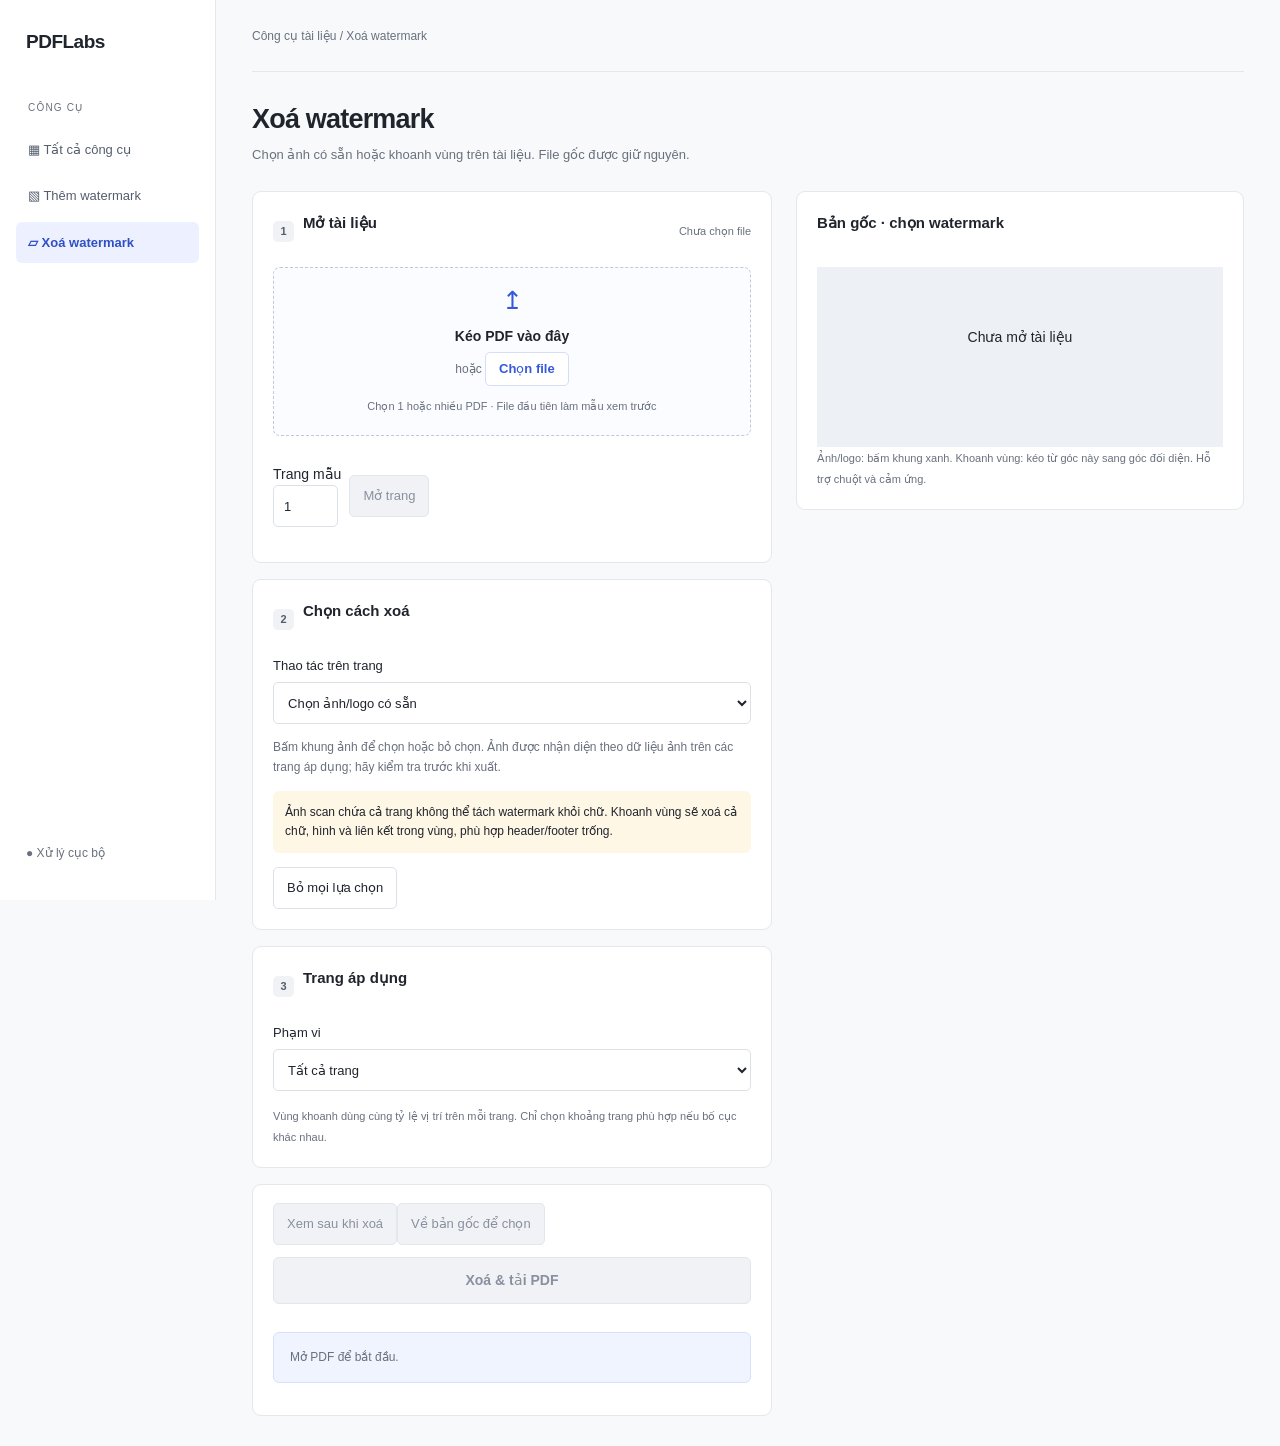
<file: templates/removal.html>
<!doctype html><html lang="vi"><head><meta charset="utf-8"><meta name="viewport" content="width=device-width,initial-scale=1"><title>Xoá watermark · PDFLabs</title><link rel="stylesheet" href="/static/style.css"><link rel="stylesheet" href="/static/removal.css"></head><body>
<aside class="sidebar"><a class="brand" href="/">PDFLabs</a><div class="workspace">CÔNG CỤ</div><a class="nav" href="/">▦ Tất cả công cụ</a><a class="nav" href="/#watermark">▧ Thêm watermark</a><a class="nav active" href="/remove-watermark">▱ Xoá watermark</a><div class="side-bottom">● Xử lý cục bộ</div></aside>
<main><header>Công cụ tài liệu / Xoá watermark</header><section class="removal-editor"><h1>Xoá watermark</h1><p class="intro">Chọn ảnh có sẵn hoặc khoanh vùng trên tài liệu. File gốc được giữ nguyên.</p>
<div class="editor-grid"><div class="left-stack"><div class="panel"><div class="panel-title"><span class="step">1</span><h2>Mở tài liệu</h2><span id="file-count">Chưa chọn file</span></div><label class="drop" id="dropzone"><span class="upload-icon">↥</span><strong>Kéo PDF vào đây</strong><span>hoặc <u>Chọn file</u></span><small>Chọn 1 hoặc nhiều PDF · File đầu tiên làm mẫu xem trước</small><input id="source" type="file" accept=".pdf,application/pdf" multiple></label><div id="file-list" class="file-list"></div><div class="preview-controls"><label>Trang mẫu <input id="page" type="number" min="1" value="1"></label><button id="load" class="secondary" type="button">Mở trang</button></div><small id="page-count"></small></div>
<div class="panel"><div class="panel-title"><span class="step">2</span><h2>Chọn cách xoá</h2></div><label class="field-label">Thao tác trên trang<select id="mode"><option value="image">Chọn ảnh/logo có sẵn</option><option value="region">Khoanh vùng xoá trắng</option></select></label><p id="mode-help">Bấm khung ảnh để chọn hoặc bỏ chọn. Ảnh được nhận diện theo dữ liệu ảnh trên các trang áp dụng; hãy kiểm tra trước khi xuất.</p><p class="notice">Ảnh scan chứa cả trang không thể tách watermark khỏi chữ. Khoanh vùng sẽ xoá cả chữ, hình và liên kết trong vùng, phù hợp header/footer trống.</p><div id="selection-list"></div><button id="clear" class="secondary" type="button">Bỏ mọi lựa chọn</button></div>
<div class="panel"><div class="panel-title"><span class="step">3</span><h2>Trang áp dụng</h2></div><label class="field-label">Phạm vi<select id="scope"><option value="all">Tất cả trang</option><option value="custom">Khoảng trang</option><option value="odd">Trang lẻ</option><option value="even">Trang chẵn</option></select></label><input id="range" placeholder="Ví dụ: 1-3, 5" hidden><small>Vùng khoanh dùng cùng tỷ lệ vị trí trên mỗi trang. Chỉ chọn khoảng trang phù hợp nếu bố cục khác nhau.</small></div>
<div class="export-panel"><button id="preview" class="secondary" type="button">Xem sau khi xoá</button><button id="original" class="secondary" type="button">Về bản gốc để chọn</button><button id="export" class="primary" type="button">Xoá & tải PDF</button><button id="export-single" class="secondary" type="button" hidden>Chỉ xuất file mẫu này</button><p id="status" role="status" aria-live="polite">Mở PDF để bắt đầu.</p></div></div>
<div class="right-stack"><div class="panel"><div class="panel-title"><h2 id="view-title">Bản gốc · chọn watermark</h2></div><div id="stage"><img id="document" alt="Trang PDF" hidden><div id="overlay"></div><p id="empty">Chưa mở tài liệu</p></div><small>Ảnh/logo: bấm khung xanh. Khoanh vùng: kéo từ góc này sang góc đối diện. Hỗ trợ chuột và cảm ứng.</small></div></div></div></section></main><script src="/static/removal.js"></script></body></html>
</file>
<file: static/style.css>
:root{--ink:#20242c;--muted:#69717e;--line:#e5e7eb;--bg:#f8f9fb;--accent:#3659db}*{box-sizing:border-box}[hidden]{display:none!important}body{margin:0;background:var(--bg);color:var(--ink);font:14px -apple-system,BlinkMacSystemFont,"Segoe UI",sans-serif;line-height:1.5}button,input,select{font:inherit}button{cursor:pointer}button:disabled{opacity:.55;cursor:wait}a{color:var(--accent)}button,a,input,select{touch-action:manipulation}button:focus-visible,a:focus-visible{outline:3px solid #a7b7f9;outline-offset:3px}.sidebar{position:fixed;inset:0 auto 0 0;width:216px;background:#fff;border-right:1px solid var(--line);padding:28px 16px;display:flex;flex-direction:column;gap:5px}.brand{display:flex;align-items:center;gap:10px;text-decoration:none;color:var(--ink);font-size:19px;font-weight:650;letter-spacing:-.5px;padding:0 10px}.brand-mark{width:29px;height:32px;border-radius:7px;background:var(--ink);color:#fff;display:grid;place-items:center;font-size:18px}.workspace{font-size:10px;letter-spacing:1.2px;color:var(--muted);margin:38px 12px 9px}.nav{border:0;background:none;display:flex;align-items:center;gap:11px;text-align:left;padding:11px 12px;border-radius:6px;color:#555e6d;font-size:13px}.nav-icon{font-size:19px;line-height:1}.nav:hover{background:#f4f5f8}.nav.active{background:#edf1ff;color:#304fc5;font-weight:600}.side-bottom{margin-top:auto;color:var(--muted);font-size:12px;padding:10px}.dot{display:inline-block;width:6px;height:6px;background:#3a926d;border-radius:50%;margin-right:7px}main{margin-left:216px;padding:0 36px;max-width:1800px}header{height:72px;display:flex;justify-content:space-between;align-items:center;border-bottom:1px solid var(--line);color:var(--muted);font-size:12px}header b{font-weight:400;color:#b9bec8;margin:0 12px}#breadcrumb{color:var(--ink)}.local{display:flex;align-items:center;gap:8px;font-size:12px}.avatar{display:grid;place-items:center;width:27px;height:27px;border:1px solid #dce0e7;border-radius:50%;background:#fff;color:#555e6d;font-size:11px}h1{font-size:27px;letter-spacing:-.8px;font-weight:650;line-height:1.3;margin:0 0 8px}h2{font-size:14px;margin:0;font-weight:600}p{margin:0;line-height:1.6}.intro{color:var(--muted);font-size:13px;margin:0 0 25px}#dashboard{padding:38px 0;min-height:calc(100vh - 140px)}.page-heading{display:flex;justify-content:space-between;align-items:center}.count-label{font-size:12px;color:var(--muted)}.section-title{margin:21px 0 14px}.tools{max-width:740px;display:grid;gap:12px}.tool{display:flex;text-decoration:none;align-items:center;gap:17px;width:100%;background:#fff;border:1px solid var(--line);border-radius:9px;padding:23px;text-align:left;color:var(--ink);transition:border-color .15s,box-shadow .15s}.tool:hover{border-color:#a8b8ef;box-shadow:0 3px 12px #20242c08}.tool-icon{width:46px;height:48px;display:grid;place-items:center;border:1px solid #e0e6fc;border-radius:8px;color:var(--accent);background:#f2f5ff;font-size:25px}.tool h3{font-size:15px;margin:0 0 5px;font-weight:600}.tool p{font-size:13px;color:var(--muted)}.tool-link{margin-left:auto;font-size:21px;color:var(--muted)}#editor{padding:24px 0}.back{background:none;border:0;color:var(--muted);font-size:12px;padding:0;margin:0 0 19px}.back:hover{color:var(--accent)}.editor-grid{display:grid;grid-template-columns:minmax(320px,.95fr) minmax(360px,1.2fr);gap:24px;align-items:start}.left-stack,.right-stack{display:flex;flex-direction:column;gap:16px}.right-stack{position:sticky;top:20px}.panel{border:1px solid var(--line);background:#fff;border-radius:9px;padding:20px}.panel-title{display:flex;align-items:center;gap:9px;margin-bottom:17px}.panel-title>span:last-child:not(.step){margin-left:auto;font-size:11px;color:var(--muted)}.step{display:grid;place-items:center;width:21px;height:21px;background:#f0f2f6;color:#555e6d;border-radius:5px;font-size:11px;font-weight:600}.drop{display:flex;flex-direction:column;align-items:center;gap:5px;padding:23px 12px;border:1px dashed #bfc8dc;background:#fbfcff;border-radius:7px;cursor:pointer}.drop:hover,.drop.drag{border-color:var(--accent);background:#f0f4ff}.upload-icon{font-size:25px;color:var(--accent);line-height:1;margin-bottom:8px}.drop strong{font-size:13px;font-weight:550}.drop>span:not(.upload-icon){font-size:12px;color:var(--muted)}u{color:var(--accent);text-underline-offset:3px}small{font-size:11px;color:var(--muted);line-height:1.6}.drop small{margin-top:7px}.drop input,.image-upload input{position:absolute;opacity:0;width:1px;height:1px}.drop:focus-within,.image-upload:focus-within{outline:3px solid #a7b7f9;outline-offset:2px}.file-list{max-height:190px;overflow:auto}.file-row{display:flex;align-items:center;gap:10px;font-size:12px;padding:11px 0;border-bottom:1px solid var(--line)}.name{flex:1;overflow:hidden;white-space:nowrap;text-overflow:ellipsis}.file-row small{white-space:nowrap}.file-row button{border:0;background:none;color:#69717e;font-size:20px;padding:0 5px}.image-upload{display:flex;align-items:center;gap:13px;padding:13px;border:1px solid var(--line);border-radius:6px;cursor:pointer}.image-upload:hover{border-color:#a8b8ef}.image-upload>span{display:grid;place-items:center;background:#f3f4f7;border-radius:5px;width:44px;height:44px;color:#677181;font-size:22px}.image-upload img{width:48px;height:48px;object-fit:contain}.image-upload>div{min-width:0}.image-upload strong{display:block;font-size:12px;font-weight:550;overflow-wrap:anywhere}.image-upload small{display:block;margin-top:3px}.fields{display:grid;grid-template-columns:1fr 1fr;gap:18px 16px}.fields label{font-size:12px;font-weight:500;min-width:0}.fields input:not([type=range]),select,.preview-controls input{width:100%;min-width:0;display:block;border:1px solid #dce0e7;border-radius:5px;background:#fff;color:var(--ink);padding:9px 10px;font-size:12px;margin-top:7px;min-height:37px}input:focus,select:focus{outline:2px solid #a7b7f9;outline-offset:1px}.fields input[type=range]{width:100%;display:block;accent-color:var(--accent);margin:16px 0 6px}output{float:right;color:var(--accent);font-size:11px}.full{grid-column:1/-1}.optional{float:right;font-size:10px;font-weight:400;color:var(--muted)}.fields small{display:block;margin-top:5px;font-weight:400}.text-button{margin-left:auto;border:0;background:none;color:var(--accent);font-size:11px;padding:4px}.preview-tag{border:1px solid var(--line);padding:2px 6px;border-radius:4px;font-size:10px}.preview-controls{display:flex;gap:8px;align-items:center;margin-bottom:15px}.preview-controls select{flex:1;width:0;margin:0}.preview-controls input{width:54px;margin:0}.secondary{border:1px solid #dce0e7;border-radius:5px;background:#fff;color:var(--ink);padding:8px 13px;font-size:12px;min-height:37px}.secondary:hover{background:#f4f5f8}.preview-area{background:#eff1f5;border:1px solid #e6e9ef;border-radius:5px;min-height:440px;display:grid;place-items:center;overflow:auto;padding:24px}.preview-area img{display:block;max-width:100%;max-height:620px;box-shadow:0 3px 14px #20242c17}#preview-empty{text-align:center}#preview-empty p{font-size:13px;color:#596273;margin-bottom:5px}#preview-note{display:block;margin-top:12px;text-align:center}.export-panel{background:#fff;border:1px solid var(--line);border-radius:9px;padding:18px 20px}.export-panel p{color:var(--muted);font-size:11px;margin-bottom:12px}.primary{width:100%;padding:12px 15px;border:1px solid #304fc5;border-radius:6px;background:var(--accent);color:#fff;font-size:13px;font-weight:550;text-align:left}.primary span{float:right;font-size:17px;line-height:1.2}.primary:hover{background:#294ac7}.export-panel>small{display:block;text-align:center;margin-top:10px;font-size:10px}#status{padding:14px 16px;background:#eff4ff;border:1px solid #d7e1fc;border-radius:6px;font-size:12px;line-height:1.7;margin-top:18px;overflow-wrap:anywhere}#status.error{background:#fff5f3;border-color:#f2d5ce;color:#9b3525}#results{margin-top:14px;font-size:12px;overflow-wrap:anywhere}#results p{padding:9px 0;border-bottom:1px solid var(--line)}.download{display:block;width:fit-content;margin-bottom:10px;font-size:12px;font-weight:550}progress{accent-color:var(--accent)}footer{display:flex;justify-content:space-between;gap:16px;border-top:1px solid var(--line);padding:18px 0 22px;color:var(--muted);font-size:10px}@media(min-width:1500px){main{padding:0 48px}.editor-grid{grid-template-columns:minmax(380px,520px) minmax(400px,1fr)}}@media(max-width:1100px){.sidebar{width:184px}main{margin-left:184px;padding:0 24px}.editor-grid{grid-template-columns:minmax(280px,1fr) minmax(300px,1fr);gap:16px}.panel{padding:16px}.fields{gap:16px 12px}.preview-area{min-height:380px;padding:15px}}@media(max-width:850px){.editor-grid{grid-template-columns:1fr}.right-stack{position:static}.preview-area{min-height:360px}}@media(max-width:600px){.sidebar{position:static;width:auto;padding:14px 16px;flex-direction:row;align-items:center;gap:7px;border-right:0;border-bottom:1px solid var(--line)}.brand{padding:0;font-size:17px}.brand-mark{width:25px;height:28px;font-size:15px}.workspace,.side-bottom,.nav-icon{display:none}.nav{padding:9px 8px;font-size:11px;white-space:nowrap}.nav:first-of-type{margin-left:auto}main{margin:0;padding:0 16px}header{height:56px;font-size:11px}.local{font-size:0;gap:0}header b{margin:0 8px}h1{font-size:24px}#dashboard{padding-top:28px;min-height:calc(100vh - 190px)}.tool{padding:18px;gap:12px}.tool p{font-size:12px}.tool h3{font-size:14px}.tool-icon{width:40px;min-width:40px;height:43px}.count-label{display:none}.panel{padding:16px}.fields{gap:17px 12px}.fields label{font-size:11px}.preview-area{min-height:340px}.page-heading .intro{margin-bottom:20px}.export-panel{padding:16px}.tool-description{min-width:0}}@media(prefers-reduced-motion:reduce){*{transition:none!important;scroll-behavior:auto!important}}
/* Extended watermark controls share the same compact form treatment. */
textarea,.field-label>input{display:block;width:100%;border:1px solid #dce0e7;border-radius:5px;padding:9px 10px;margin-top:7px;background:#fff;color:var(--ink);font:inherit;min-width:0}textarea{resize:vertical;min-height:82px;font-size:13px}textarea:focus{outline:2px solid #a7b7f9;outline-offset:1px}.field-label{display:block;font-size:12px;font-weight:500}.type-switch{display:flex;gap:6px;padding:4px;background:#f2f4f8;border-radius:6px;margin-bottom:16px}.type-switch label{flex:1;padding:7px 10px;border-radius:4px;font-size:12px;cursor:pointer}.type-switch label:has(input:checked){background:#fff;box-shadow:0 1px 3px #20242c12}.type-switch input,.check-row input{accent-color:var(--accent)}.text-options,.color-row{margin-top:16px}.check-row{display:block;margin-top:12px;font-size:12px}.check-row small{display:block;margin:4px 0 0 22px}.color-hint{font-size:11px;color:var(--muted);align-self:center;padding-top:17px}.fields input[type=color]{height:37px;padding:4px;cursor:pointer}.quick-recipes{display:flex;flex-wrap:wrap;gap:7px;margin-bottom:18px}.quick-recipes button{border:1px solid #dce0e7;border-radius:5px;padding:7px 9px;background:#fff;color:#4d5b75;font-size:11px}.quick-recipes button:hover{border-color:#a8b8ef;background:#f5f7ff}.anchor-grid{display:grid;grid-template-columns:repeat(3,34px);gap:5px;margin-top:9px}.anchor-grid button{height:32px;border:1px solid #dce0e7;border-radius:4px;background:white;color:#69717e}.anchor-grid button[aria-pressed=true]{background:#edf1ff;border-color:var(--accent);color:var(--accent)}.preset-intro{font-size:12px;color:var(--muted);margin-bottom:13px}.preset-controls{display:flex;gap:8px;margin-bottom:15px}.preset-controls select{flex:1;width:0;margin:0}.preset-actions{display:flex;flex-wrap:wrap;gap:8px;margin:12px 0}.preset-actions .text-button{margin-left:0}.danger{color:#a33c32}.import-label{display:inline-flex;align-items:center;font-size:11px;color:var(--accent);cursor:pointer;padding:4px}.import-label input{width:1px;height:1px;opacity:0;position:absolute}.import-label:focus-within{outline:2px solid #a7b7f9}.badge{border:1px solid var(--line);border-radius:4px;padding:2px 6px;font-size:10px}
/* Action hierarchy and progressive disclosure. */
button,input,select,textarea{font-size:13px}.fields label,.field-label{font-size:13px;line-height:1.5}.fields input:not([type=range]),select,.preview-controls input{min-height:42px;font-size:13px}.fields{gap:20px 18px}.panel-title h2{font-size:15px}.drop{padding:20px 12px}.drop strong{font-size:14px}.drop u{display:inline-block;padding:6px 13px;border:1px solid #d6def6;border-radius:5px;background:#fff;text-decoration:none;font-size:13px;font-weight:550}.image-upload strong{font-size:13px}.image-upload{min-height:76px}.type-switch label{display:flex;align-items:center;justify-content:center;gap:7px;min-height:40px;font-size:13px}.quick-recipes{gap:8px}.quick-recipes button{min-height:38px;font-size:12px;padding:8px 12px}.anchor-grid{grid-template-columns:repeat(3,42px);gap:6px}.anchor-grid button{height:40px;font-size:16px}.secondary{min-height:42px;font-size:13px}.text-button{min-height:36px;font-size:12px;padding:6px 8px}.primary{min-height:46px;font-size:14px;text-align:center}.primary:disabled,.secondary:disabled{cursor:default;background:#f0f2f6;color:#89909e;border-color:#e2e6ed;opacity:1}.advanced{margin-top:20px;padding-top:16px;border-top:1px solid var(--line)}summary{cursor:pointer;font-size:13px;font-weight:550;min-height:32px;list-style:none;display:flex;align-items:center;justify-content:space-between;gap:12px}summary::-webkit-details-marker{display:none}summary:after{content:'+';font-size:19px;color:var(--muted);font-weight:400}details[open]>summary:after{content:'−'}summary:focus-visible{outline:2px solid #a7b7f9;outline-offset:4px;border-radius:3px}.advanced>.fields{margin-top:16px}.saved-presets>summary{font-size:14px}.disclosure-body{padding-top:15px}.preset-actions .danger{margin-left:auto;border-color:transparent}.preset-actions .danger:hover{background:#fff5f3;border-color:#f2d5ce}.preset-actions .secondary{font-size:12px;padding:8px 10px}.import-label{font-size:12px;min-height:36px;padding:6px 8px;border-radius:4px}.import-label:hover{background:#f3f5fb}.page-control{display:flex;align-items:center;gap:7px;color:var(--muted);font-size:12px;white-space:nowrap}.preview-controls .page-control input{width:52px}.preview-controls{flex-wrap:wrap}.preview-controls>select{min-width:120px}.action-hint{font-size:12px!important;color:var(--ink)!important;margin:0 0 12px!important}.export-panel>p:not(.action-hint){font-size:11px;color:var(--muted);margin-bottom:8px}.export-panel #status{margin:0 0 14px;font-size:12px}.color-row{align-items:center}.color-row label{display:flex;align-items:center;gap:12px}.fields input[type=color]{width:46px;height:36px;min-height:36px;margin:0;padding:3px}.color-hint{padding-top:0;font-size:11px}.preview-area{min-height:390px}#file-count{font-variant-numeric:tabular-nums}.file-row button{min-width:36px;min-height:36px;border-radius:5px}.file-row button:hover{background:#fff2ef;color:#9b3525}.file-row{padding:7px 0}.optional{font-size:11px}.check-row{font-size:13px}.check-row input{width:16px;height:16px;vertical-align:middle}.fields small:empty{display:none}

@media(min-width:1101px){.editor-grid{grid-template-columns:minmax(420px,520px) minmax(420px,1fr)}.preview-area{min-height:440px}.preview-controls{flex-wrap:nowrap}}

@media(max-width:600px){.sidebar{flex-wrap:wrap}.sidebar .brand{flex-shrink:0}.sidebar .nav{flex-shrink:0}}
</file>
<file: static/removal.css>
.removal-editor{padding:30px 0}.removal-editor h2{margin-bottom:16px}.removal-editor input[type=file]{max-width:100%;margin:16px 0}.removal-editor .field-label{margin:14px 0}.removal-editor .export-panel button{margin-bottom:12px}.removal-editor .notice{padding:12px;background:#fff7e6;border-radius:6px;font-size:12px;margin:14px 0}.removal-editor #status{margin-top:16px}.removal-editor #page{width:65px}.removal-editor .editor-grid{align-items:start}.removal-editor .right-stack{position:static}#stage{position:relative;overflow:hidden;background:#edf0f4;min-height:180px;line-height:0;user-select:none}#document{width:100%;display:block}#overlay{position:absolute;inset:0;touch-action:none}#stage #empty{padding:60px 20px;text-align:center;line-height:1.5}#overlay button,#overlay .region{position:absolute;border:2px solid #3659db;background:#3659db12;padding:0;min-height:0;border-radius:0}#overlay button.selected{border-color:#d14444;background:#d1444433}#overlay .region{border-color:#d14444;background:#d1444422;pointer-events:none}#selection-list p{display:flex;justify-content:space-between;align-items:center;margin:6px 0;font-size:12px}.sidebar a.nav{text-decoration:none}#mode-help{font-size:12px;color:#69717e}.removal-editor .drop{margin-bottom:14px}.removal-editor .file-list{margin-bottom:14px}.badge-sample{background:#edf1ff;color:#304fc5;border:1px solid #bfc8dc;border-radius:4px;padding:2px 6px;font-size:10px;font-weight:600;white-space:nowrap}.sample-btn{border:1px solid #dce0e7;border-radius:4px;background:#fff;color:#555e6d;font-size:10px;padding:2px 6px;cursor:pointer;white-space:nowrap}.sample-btn:hover{background:#f0f4ff;border-color:#a8b8ef;color:#304fc5}
</file>
